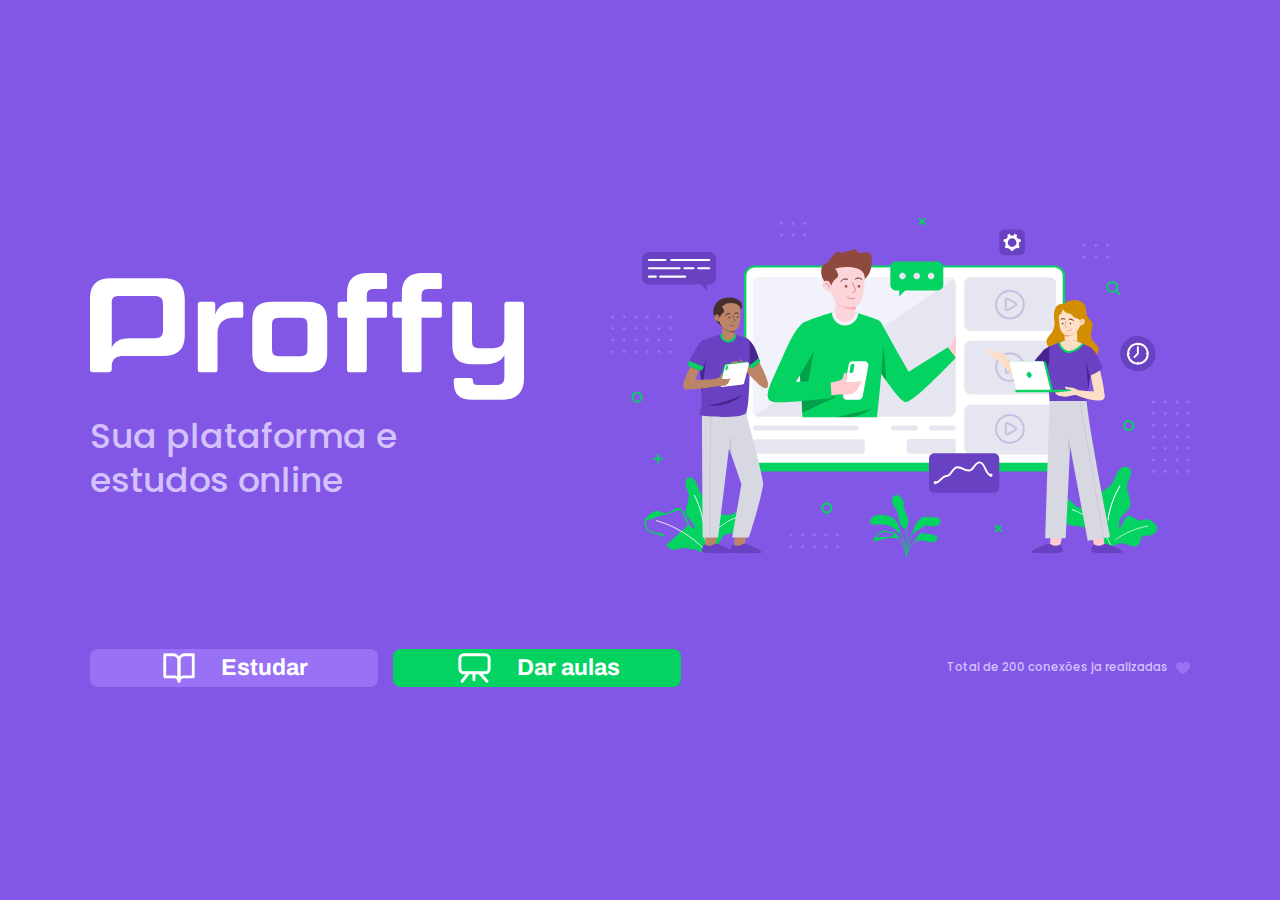
<file: index.html>
<!DOCTYPE html>
<html lang="pt-br">
<head>
    <meta charset="UTF-8">
    <meta name="viewport" content="width=device-width, initial-scale=1.0">
    <meta name="theme-color" content="#8257E5"> 
    <title> Proffy | Sua plataforma de estudo</title>

    <link rel="shortcut icon" href="/images/favicon.png" type="image/png">

    <link rel="stylesheet" href="/styles/main.css">
    <link rel="stylesheet" href="/styles/partials/page-landing.css">

    <link href="https://fonts.googleapis.com/css2?family=Archivo:wght@400;700&amp;family=Poppins:wght@400;600&amp;display=swap" rel="stylesheet">
</head>
<body id="page-landing">

    <!--inicio do container-->

    <div id="container">

        <!--inicio da logo container-->

        <div class="logo-container"> 
            
            <img src="images/logo.svg" alt="Proffy">
            <h2>Sua plataforma e estudos online</h2>

        </div>

        <!--fim da logo container-->

        <img class= "hero-image" src="images/landing.svg" alt="plataforma de estudos">
        
        <!--inicio da buttons-container-->

       <div class="buttons-container">

            <a class="study" href="/study.html">
                <img src="images/icons/study.svg" alt="Estudar">
                Estudar
            </a>

            <a class="give-classes" href="/give-classes.html">
                <img src="images/icons/give-classes.svg" alt="Dar aulas">
                Dar aulas
            </a>
        </div>
        
        <p class="total-connections">
            Total de 200 conexões ja realizadas
            <img src="images/icons/purple-heart.svg" alt="coração roxo">
        </p>

        <!--fim da buttons-container-->    
    </div>

     <!--fim do container-->
</body>
</html>
</file>
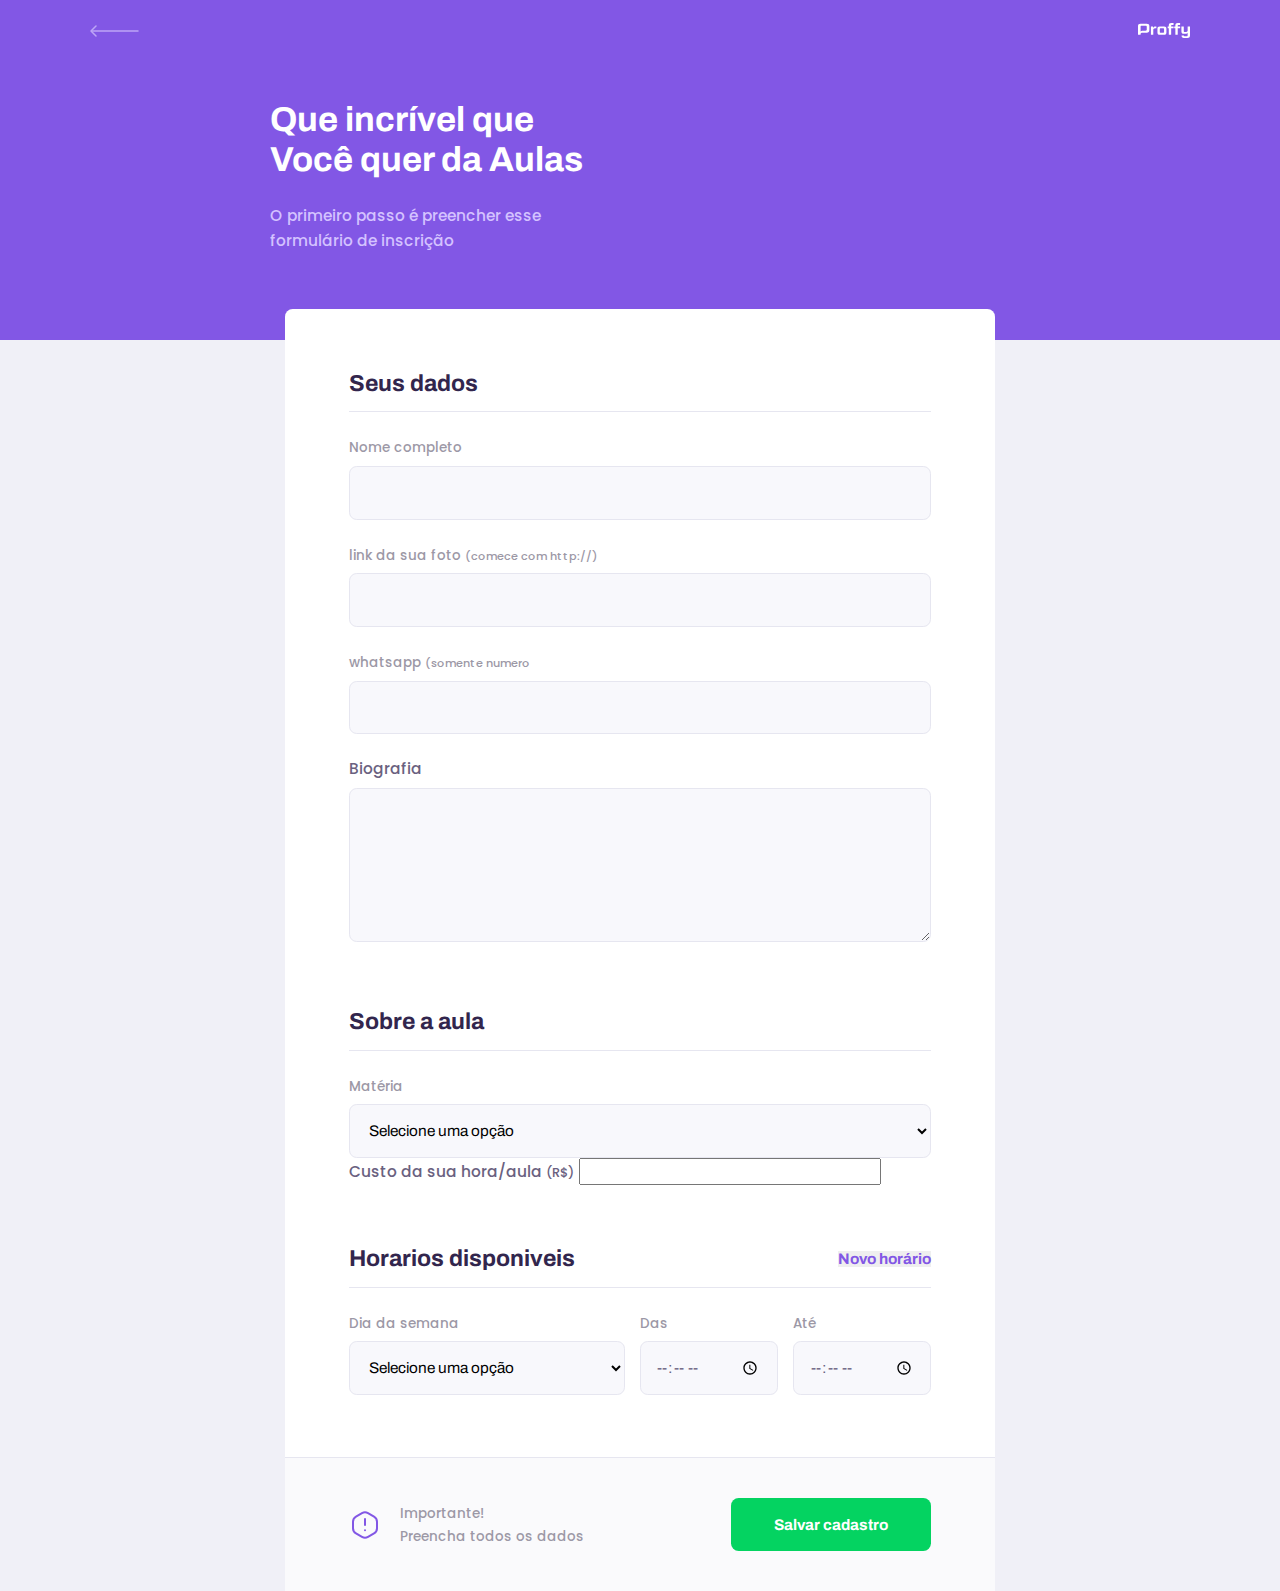
<file: give-classes.html>
<!DOCTYPE html>
<html lang="pt-br">
<head>
    <meta charset="UTF-8">
    <meta name="viewport" content="width=device-width, initial-scale=1.0">
    <title> Proffy | Sua plataforma de estudo</title>

    <link rel="stylesheet" href="/styles/main.css">
    <link rel="stylesheet" href="/styles/partials/header.css">
    <link rel="stylesheet" href="/styles/partials/forms.css">
    <link rel="stylesheet" href="/styles/partials/page-give-classes.css">

    <link href="https://fonts.googleapis.com/css2?family=Archivo:wght@400;700&amp;family=Poppins:wght@400;600&amp;display=swap" rel="stylesheet">

    <script src="/scripts/addField.js" defer ></script>

    
</head>
<body id="page-give-classes">

    <!--inicio do container-->

    <div id="container">

        <header class="page-header">
            <div class="top-bar-container">
                <a href="/">
                    <img src="images/icons/back.svg" alt="Voltar">
                </a>
                <img src="images/logo.svg" alt="Proffy">
            </div>

            <div class="header-content">

                <strong> Que incrível que Você quer da Aulas </strong>
                <p>O primeiro passo é preencher esse formulário de inscrição</p>
              
            </div>
        </header>

        <main>
            <form action="" id="create-class">
                <fieldset>
                    <legend>Seus dados </legend>

                    <div class="input-block">
                        <label for="name">Nome completo</label>
                        <input name="name" id="name" required>
                    </div>

                    <div class="input-block">
                        <label for="avatar">link da sua foto <small>(comece com http://)</small></label>
                        <input name="avatar" id="avatar" type="url" required>
                    </div>

                    <div class="input-block">
                        <label for="whatsapp">whatsapp <small>(somente numero</small></label>
                        <input name="whatsapp" id="whatsapp" type="number" required>
                    </div>
                    
                    <div class="textarea-block">
                        <label for="bio">Biografia</label>
                        <textarea name="bio" id="bio" required></textarea>
                    </div>



                </fieldset>

                <fieldset>
                    <legend>Sobre a aula</legend>
                    <div class="select-block">
                        <label for="subject">Matéria</label>
                        <select name="subject" id="subject" required>
                            <option value="">Selecione uma opção</option>
                            <option value="1">Artes</option>
                            <option value="2">Biologia</option>
                            <option value="3">Ciências</option>
                            <option value="4">educação física</option>
                            <option value="5">física</option>
                            <option value="6">Geografia</option>
                            <option value="7">História</option>
                            <option value="8">Matemática</option>
                            <option value="9">Português</option>
                            <option value="10">Química</option>
                        </select>
                    </div>

                    <div class="input">
                        <label for="cost">Custo da sua hora/aula
                            <small>(R$)</small>
                        </label>
                        <input type="cost" id="cost" type="number" required>

                    </div>

                </fieldset>

                <fieldset id="schedule-items">
                    <legend>Horarios disponiveis
                         <button type="button" id="add-time">Novo horário</button>
                     </legend> 

                    <div class="schedule-item">

                        <div class="select-block">
                            <label for="weekday">Dia da semana</label>
                            <select name="weekday[]"  required>
                                <option value="">Selecione uma opção</option>
                                <option value="0">Domingo</option>
                                <option value="1">Segunda-feira</option>
                                <option value="2">Terça-feira</option>
                                <option value="3">Quarta-feira</option>
                                <option value="4">Quinta-feira</option>
                                <option value="5">Sexta-feira</option>
                                <option value="6">Sábado</option>
                            </select>
                        </div>

                        <div class="input-block">
                            <label for="time_from">Das</label>
                            <input type="time" name="time_from[]"required>
                        </div>

                        <div class="input-block">
                            <label for="time_to">Até</label>
                            <input type="time" name="time_to[]"required>
                        </div>

                        

                    </div>

                  

               
                 </fieldset>
            </form>

            <footer>
                <p>
                    <img src="/images/icons/warning.svg" alt="Avisos importantes">
                    Importante! <br> Preencha todos os dados
                </p>
                <button type="submit" form="create-class">Salvar cadastro</button>
            </footer>
        </main>

   
    </div>
     <!--fim do container-->

     
     
</body>
</html>
</file>
<file: styles/main.css>
:root {
    --color-background: #F0F0F7;
    --color-primary-lighter: #9871F5;
    --color-primary-light: #916BEA;
    --color-primary: #8257E5;
    --color-primary-dark: #774DD6;
    --color-primary-darker: #6842c2;
    --color-secondary: #04D361;
    --color-secondary-dark: #04BF58;
    --color-title-in-primary: #FFFFFF;
    --color-text-in-primary: #D4C2FF;
    --color-text-title: #32264D;
    --color-text-complement: #9C98A6;
    --color-text-base: #6A6180;
    --color-line-in-white: #E6E6F0;
    --color-input-background: #F8F8FC;
    --color-button-text: #FFFFFF;
    --color-box-base: #FFFFFF;
    --color-box-footer: #FAFAFC;
    --color-small-info: #C1BCCC;
    /*tamanho da fonte padrão: 16px - 100% - 1rem*/
    font-size: 60%; /* controle das medidas rem */
}

*{
    margin: 0;
    padding: 0;
    box-sizing: border-box;

}

html, body{
    height: 100vh;
}

body {
      background-color: var(--color-primary-dark);
      display: flex;
      align-items: center;
      justify-content: center;
}


body,
input,
button,
textarea {
    /*font: 500 1.6rem poppins; é a mesma coisa*/
    font-weight: 500;
    font-family: Poppins;
    font-size: 1.6rem;
    color: var(--color-text-base);
}

#container{
    width: 90vw;
    max-width: 700px;
}

@media (min-width:700){
    :root{
        font-size: 62.5%; /*todo 1rem vai ser relativo a 10px*/
    }
}
</file>
<file: styles/partials/page-landing.css>
#page-landing {
    background: var(--color-primary)


}

#page-landing #container {

    color:var(--color-text-in-primary)
}

.logo-container img {
    height: 10rem;
}

.logo-container{
    text-align: center;
    margin-bottom: 3.2rem;
}

.logo-container h2 {
    font-weight: 500;
    font-size: 3.6rem;
    line-height: 4.6rem;
    margin-top: 0.8rem;
}

.hero-image {
    width: 100%;
}

.buttons-container {
    display: flex;
    justify-content: center;
    margin: 3.2rem 0;

}

.buttons-container a {
    width: 30rem;
    height:10.4 rem ;
    border-radius: 0.8rem;
    margin-right: 1.6rem;

    font: 700 2.4rem Archivo;

    display: flex;
    align-items: center;
    justify-content: center;

    text-decoration: none;

    transition: background 0.2s;
    color: var(--color-button-text);
}

.buttons-container a img{
    width: 4rem;
    margin-right: 2.4rem;

}

.buttons-container a.study{

    background: var(--color-primary-lighter);
}

.buttons-container a.study:hover {
    background: var(--color-primary-light);

}

.buttons-container a.give-classes {
    background: var(--color-secondary);
    margin-right: 0;
}

.buttons-container a.give-classes:hover {

    background: var(--color-secondary-dark);
}

.total-connections {
    font-size: 1.8rem;

    display: flex;
    align-items: center;
    justify-content: center;
}

.total-connections img {
    margin-left: 0.8rem;
}

@media(max-width:699){
    :root {
        font-size: 40%;
    }
    
}

@media (min-width: 1100px) {
    #page-landing #container {
        max-width: 1100px;
        display: grid;
        grid-template-columns: 2fr 1fr 2fr;
        grid-template-rows: 350px 1fr;
        grid-template-areas:
        "proffy image image"
        "button button texting";
        column-gap: 87px;
        row-gap:86px ;

    }

    .logo-container{
        grid-area: proffy;
        text-align: initial;
        align-self: center;
        margin: 0;

    }

    .logo-container img {
        height: 127px;
    }
    .hero-image{
        grid-area:image;
        height: 350px ;
    }
    .buttons-container{
        grid-area: button;
        justify-content: flex-start;
        margin: 0;
    }
    .total-connections{

        grid-area:texting;
        justify-self: end;
        font-size: 1.2rem;
    }
}
</file>
<file: styles/partials/header.css>
.page-header {
    background-color: var(--color-primary);

    display: flex;
    flex-direction: column;
}

.page-header .top-bar-container {
    width:  90%;
    margin: 0 auto;

    display: flex;
    align-items: center;
    justify-content: space-between;

    padding: 1.6rem 0;
}

.page-header .top-bar-container a {
    height: 3.2rem;
    transition: opacity 0.2s;
}
.page-header .top-bar-container a:hover {
    opacity: 0.6;
}

.page-header .top-bar-container > img {
    height: 1.6rem;
}

.page-header .header-content {
    width: 90%;
    margin: 3.2rem auto;

    position: relative; 
}

.page-header .header-content strong {
    font:700 3.6rem Archivo ;
    line-height: 4.2rem;
    color: var(--color-title-in-primary);
}

.page-header .header-content p {
    max-width: 30rem;
    font-size: 1.6rem;
    line-height: 2.6rem;
    color: var(--color-text-in-primary) ;
    margin-top: 2.4rem;
}

@media (min-width:700px) {
    
    .page-header {
        height: 340px;
    }

    .page-header .top-bar-container{
        max-width: 1100px;
    }

    .page-header .header-content {
        max-width: 740px;

        margin: 0 auto ;

        flex: 1 1;
        padding-bottom: 48px;
        display: flex;
        flex-direction: column;
        justify-content: center;
    }

    .page-header .header-content strong {

        max-width: 350px;
    }

}
</file>
<file: styles/partials/forms.css>
.select-block label,
.input-block label,
.textaarea-block label {
    font-size: 1.4rem;
    color:var(--color-text-complement);
}

.input-block input,
.select-block select,
.textarea-block textarea {
    width: 100%;
    height: 5.6rem;
    margin-top: 0.8rem;
    border-radius: 0.8rem;
    background: var(--color-input-background);
    border: 1px solid var(--color-line-in-white);
    outline: 0;
    padding: 0 1.6rem;
    font: 1.6rem Archivo;
}

.textarea-block textarea {
    padding: 1.2rem 1.6rem;
    height: 16rem;
    resize: vertical;
}

.input-block,
.textaarea-block {
    position: relative;
}

.input-block:focus-within::after,
.textaarea-block:focus-within::after {
    content: "";
    width: calc(100% - 3.2rem);
    height: 2px;
    background: var(--color-primary-light);
    position: absolute;
    left: 1.6rem;
    bottom: 0px;
}
</file>
<file: styles/partials/page-give-classes.css>
#page-give-classes {
    background: var(--color-background);
}
#page-give-classes #container {
    width: 100vw;
    height: 100vh;
}

#page-give-classes .page-header .header-content{
    margin-bottom: 6.4rem;
}

#page-give-classes main {
    background: var(--color-box-base);
    width: 100%;
    max-width: 74rem;
    border-radius: .8rem;
    margin:-3.2rem auto 3.2rem;
    padding-top: 6.4rem;

}

#page-give-classes fieldset{
    border: none;
    padding: 0 2.4rem;
}

#page-give-classes fieldset legend {
    font: 700 2.4rem Archivo;
    color: var(--color-text-title);
    margin-bottom: 2.4rem;

    display: flex;
    align-items: center;
    justify-content: space-between;
    width: 100%;

    padding-bottom: 1.6rem;
    border-bottom: 1px solid var(--color-line-in-white);
}

#page-give-classes fieldset legend button {
    background-color: none;
    border: 0;
    color: var(--color-primary);
    font: 700 1.6rem Archivo;
    cursor: pointer;
    transition:  0.2;
}

#page-give-classes fieldset legend button:hover{
    transform: translateY(-5px);
    color: var(--color-primary-dark);
}

#page-give-classes fieldset+ fieldset{
    margin-top: 6.4rem;
}

/* o sinal de + indica que so vai pegar um input-block que anterior a ele tenha um outro input-block*/
#page-give-classes .input-block+ .input-block,
#page-give-classes .input-block+ .textarea-block,
#page-give-classes .select-block+ .input-block{
    margin-top: 2.4rem;
}

#page-give-classes main footer {
    padding: 4rem 2.4rem;
    background: var(--color-box-footer);
    border-top: 1px solid var(--color-line-in-white);
    margin-top: 6.4rem;
}

#page-give-classes main footer p {
    display: flex;
    align-items: center;
    justify-content: center;
    font-size: 1.4rem;
    line-height: 2.4rem;
    color: var(--color-text-complement);

}

#page-give-classes main footer p img {
    margin-right: 2rem;
}

#page-give-classes main footer button {
    width: 100%;
    height: 5.6rem;
    background: var(--color-secondary);
    color: var(--color-button-text);
    border: 0;
    border-radius: .8rem;
    cursor: pointer;
    font: 700 1.6rem Archivo;
    display: flex;
    align-items: center;
    justify-content: center;
    text-decoration: none;
    transition: 0.2s;
    margin-top:3.2rem;
}

#page-give-classes main footer button:hover {
    background: var(--color-secondary-dark);
}

.schedule-item+ .schedule-item {
    margin-top: 3.2rem;
    padding-top: 3.2rem;
    border-top: 1px solid var(--color-line-in-white);
}


@media(min-width: 700px){
    #page-give-classes #container  {
        max-width: 100vw;
    }

    #page-give-classes .page-header .header-content {
        margin-bottom: 0;
    }

    #page-give-classes main fieldset {
        padding: 0 64px;
    }

    .schedule-item{
        display: grid;
        grid-template-columns: 2fr 1fr 1fr;
        column-gap: 1.6rem;
    }

    #page-give-classes #schedule-items .select-block+ .input-block,
    #page-give-classes #schedule-items .input-block+ .input-block{
        margin-top: 0;
    }

    #page-give-classes main footer {
        padding: 40px 64px;

        display: flex;
        align-items: center;
        justify-content: space-between;
    }

    #page-give-classes main footer button {
        margin-top: 0;

        width: 200px;
    }
}
</file>
